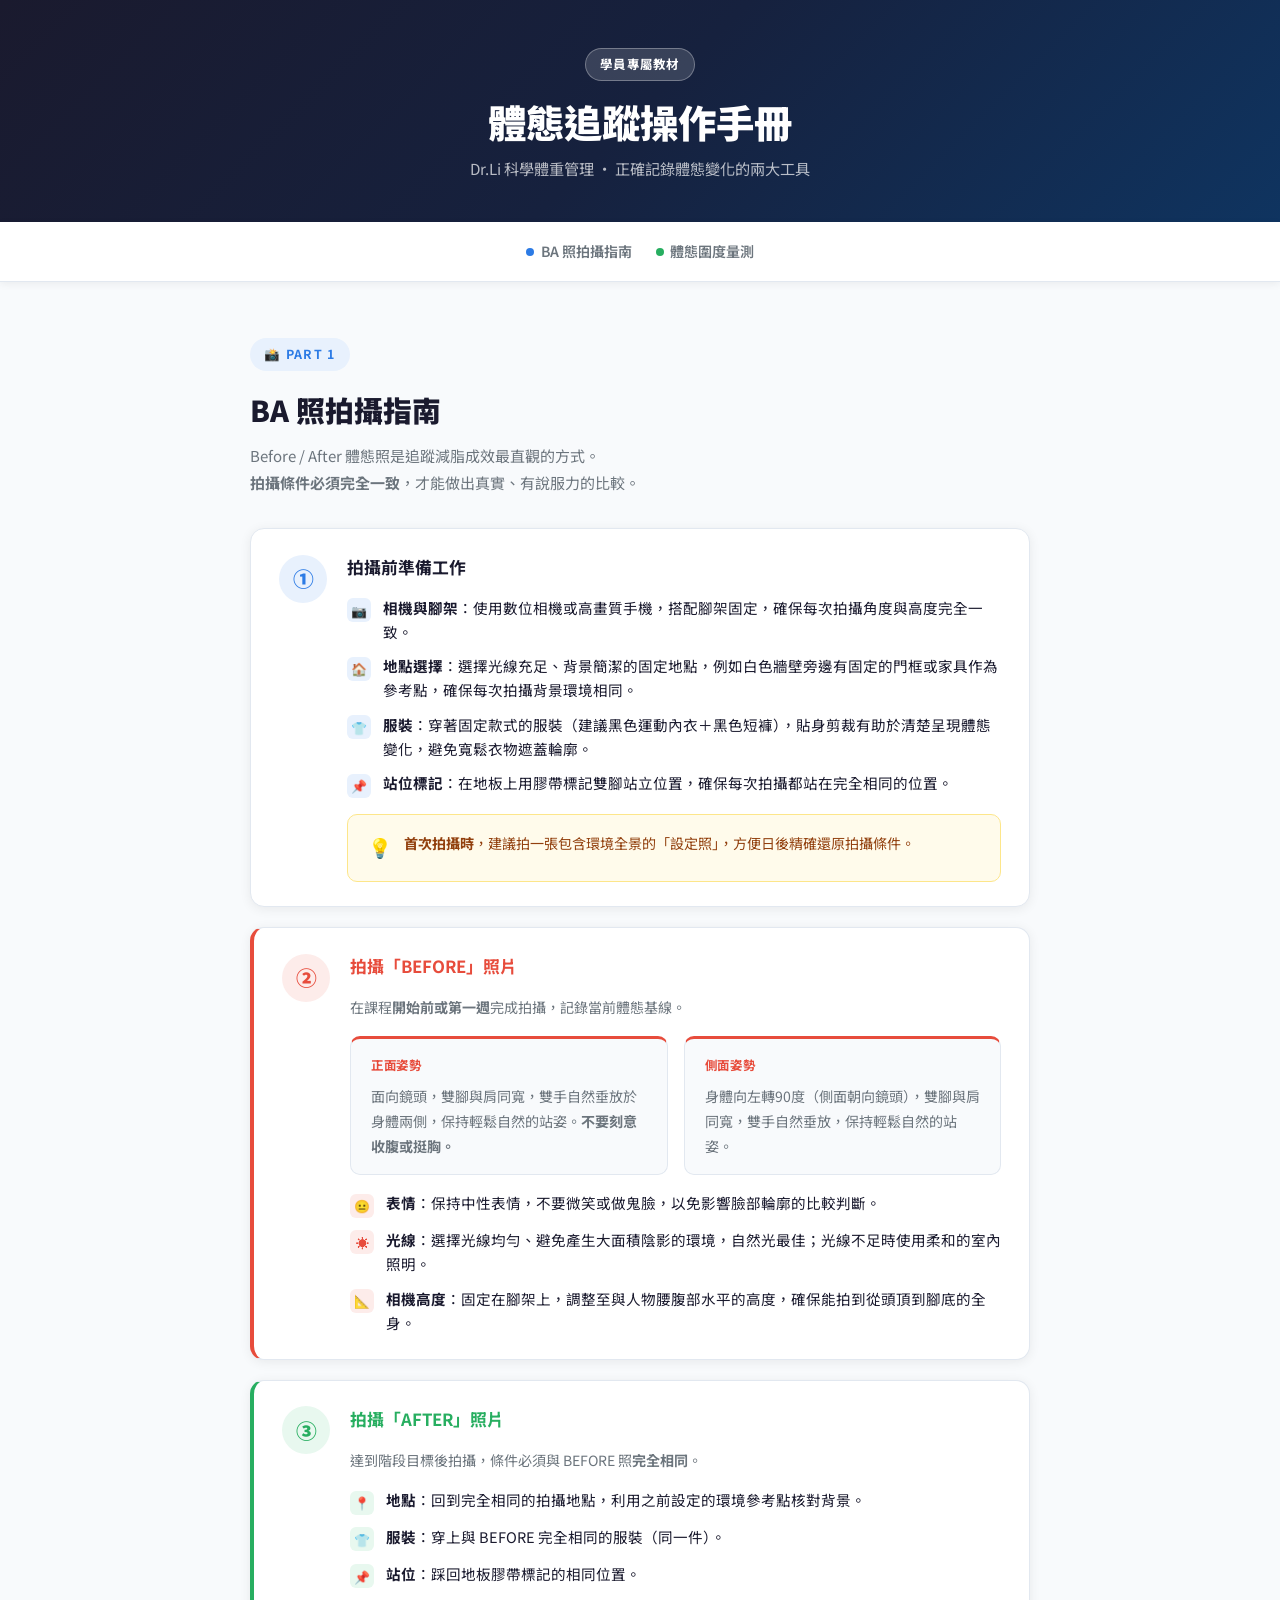
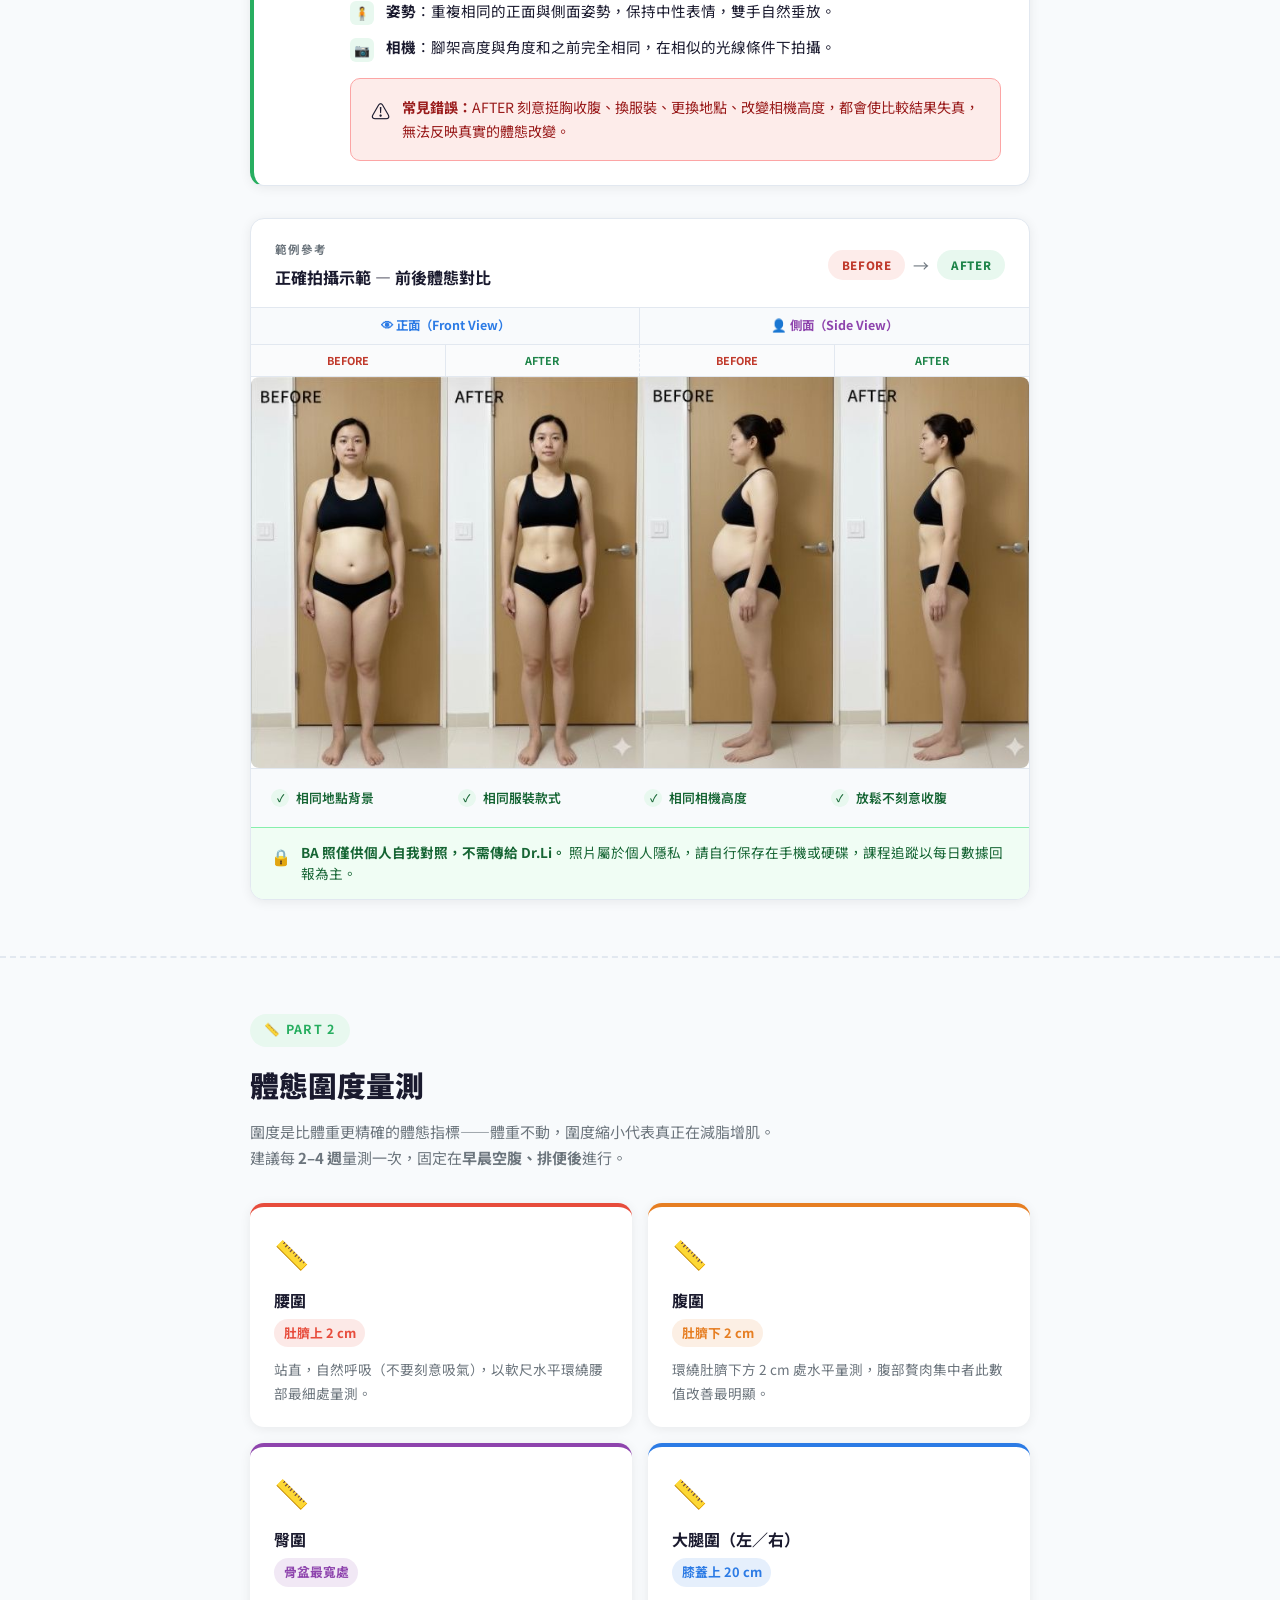
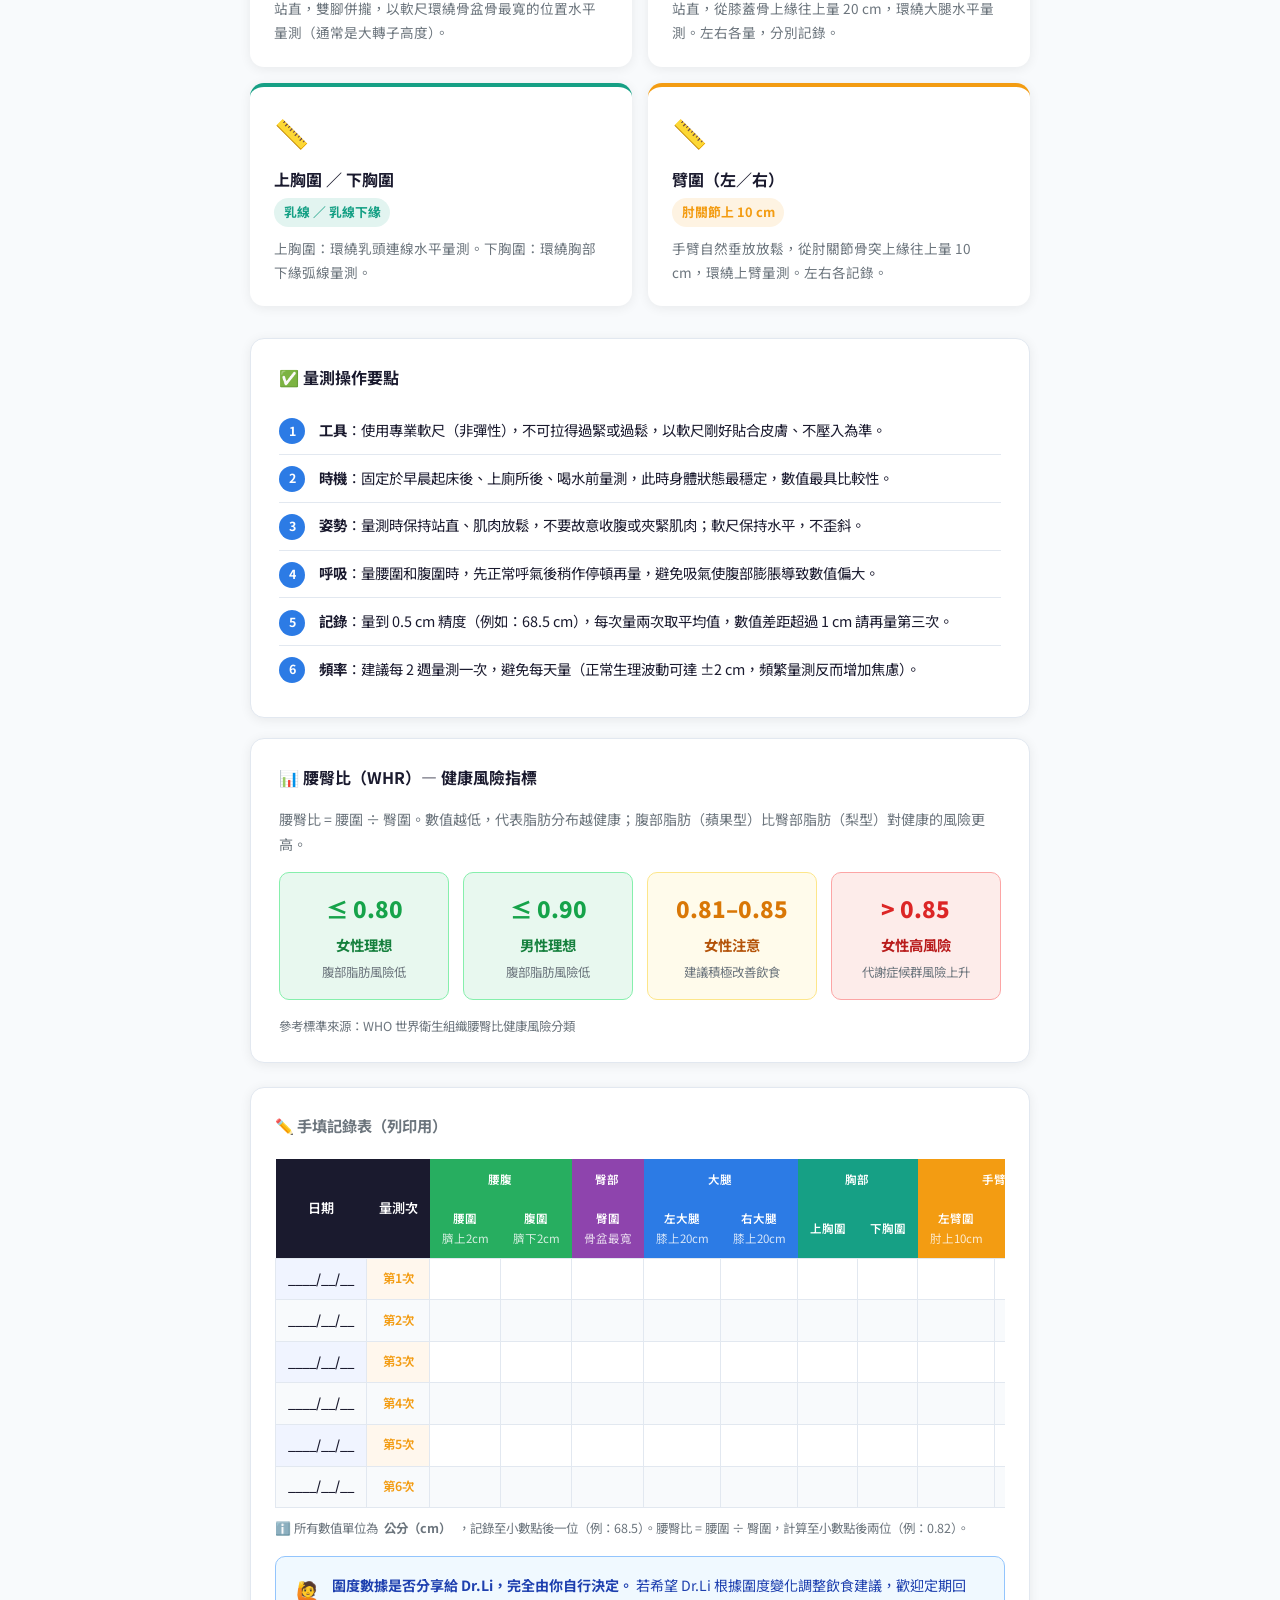
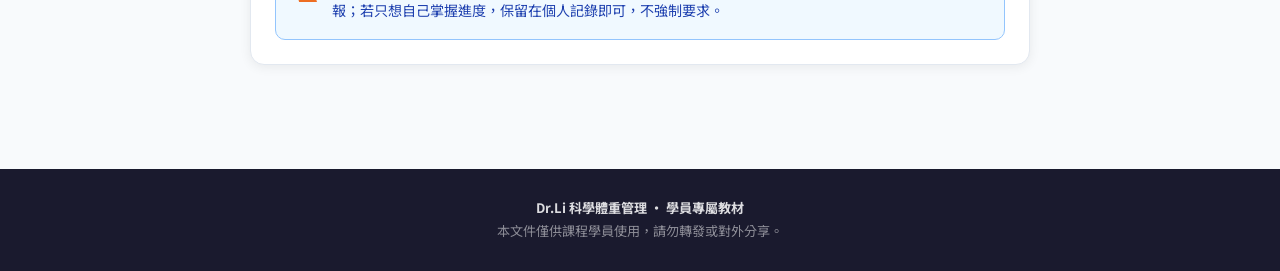
<file: 獨立頁面/教材.html>
<!DOCTYPE html>
<html lang="zh-TW">
<head>
  <meta charset="UTF-8">
  <meta name="viewport" content="width=device-width, initial-scale=1.0">
  <title>學員教材 — Dr.Li 科學體重管理</title>
  <link rel="preconnect" href="https://fonts.googleapis.com">
  <link href="https://fonts.googleapis.com/css2?family=Noto+Sans+TC:wght@400;500;700;900&family=Inter:wght@400;600;700&display=swap" rel="stylesheet">
  <style>
    :root {
      --primary:   #2C7BE5;
      --accent:    #27AE60;
      --orange:    #F39C12;
      --red:       #E74C3C;
      --purple:    #8E44AD;
      --teal:      #16A085;
      --bg:        #F8FAFC;
      --card:      #ffffff;
      --border:    #E2E8F0;
      --text:      #1A1A2E;
      --muted:     #6C757D;
      --radius:    14px;
      --shadow:    0 2px 12px rgba(0,0,0,0.07);
      --shadow-md: 0 4px 24px rgba(0,0,0,0.10);
    }

    *, *::before, *::after { box-sizing: border-box; margin: 0; padding: 0; }

    body {
      font-family: 'Noto Sans TC', sans-serif;
      background: var(--bg);
      color: var(--text);
      line-height: 1.75;
      font-size: 15px;
    }

    /* ── 頁首 ── */
    .page-header {
      background: linear-gradient(135deg, #1a1a2e 0%, #16213e 50%, #0f3460 100%);
      color: #fff;
      padding: 3rem 1.5rem 2.5rem;
      text-align: center;
    }
    .page-header .badge {
      display: inline-block;
      background: rgba(255,255,255,0.15);
      border: 1px solid rgba(255,255,255,0.3);
      color: #fff;
      font-size: 0.78rem;
      font-weight: 700;
      letter-spacing: 0.1em;
      padding: 0.3rem 0.9rem;
      border-radius: 99px;
      margin-bottom: 1rem;
    }
    .page-header h1 {
      font-size: clamp(1.6rem, 5vw, 2.4rem);
      font-weight: 900;
      margin-bottom: 0.6rem;
      line-height: 1.25;
    }
    .page-header p {
      color: rgba(255,255,255,0.7);
      font-size: 0.95rem;
      max-width: 520px;
      margin: 0 auto;
    }

    /* ── 目錄 ── */
    .toc {
      background: var(--card);
      border-bottom: 1px solid var(--border);
      padding: 0.85rem 1.5rem;
      display: flex;
      gap: 0.5rem 1.5rem;
      flex-wrap: wrap;
      justify-content: center;
      position: sticky;
      top: 0;
      z-index: 100;
      box-shadow: 0 2px 8px rgba(0,0,0,0.06);
    }
    .toc a {
      color: var(--muted);
      text-decoration: none;
      font-size: 0.88rem;
      font-weight: 600;
      display: flex;
      align-items: center;
      gap: 0.4rem;
      padding: 0.25rem 0;
      transition: color 0.2s;
    }
    .toc a:hover { color: var(--primary); }
    .toc .dot {
      width: 8px; height: 8px;
      border-radius: 50%;
      flex-shrink: 0;
    }

    /* ── 容器 ── */
    .container { max-width: 820px; margin: 0 auto; padding: 0 1.25rem; }

    /* ── 區塊標題 ── */
    .section { padding: 3.5rem 0; }
    .section + .section { border-top: 2px dashed var(--border); }
    .section-label {
      display: inline-flex;
      align-items: center;
      gap: 0.5rem;
      font-size: 0.78rem;
      font-weight: 700;
      letter-spacing: 0.1em;
      text-transform: uppercase;
      padding: 0.35rem 0.9rem;
      border-radius: 99px;
      margin-bottom: 0.85rem;
    }
    .section-title {
      font-size: clamp(1.3rem, 4vw, 1.8rem);
      font-weight: 900;
      margin-bottom: 0.5rem;
    }
    .section-desc {
      color: var(--muted);
      margin-bottom: 2rem;
      max-width: 600px;
    }

    /* ── 步驟卡 ── */
    .steps { display: flex; flex-direction: column; gap: 1.25rem; }
    .step-card {
      background: var(--card);
      border: 1px solid var(--border);
      border-radius: var(--radius);
      padding: 1.5rem 1.75rem;
      box-shadow: var(--shadow);
      display: grid;
      grid-template-columns: 48px 1fr;
      gap: 0 1.25rem;
      align-items: start;
    }
    .step-num {
      width: 48px; height: 48px;
      border-radius: 50%;
      display: flex; align-items: center; justify-content: center;
      font-size: 1.3rem;
      font-weight: 900;
      flex-shrink: 0;
      margin-top: 0.1rem;
    }
    .step-card h3 {
      font-size: 1.05rem;
      font-weight: 700;
      margin-bottom: 0.85rem;
    }

    /* ── 細項列表 ── */
    .item-list { display: flex; flex-direction: column; gap: 0.65rem; }
    .item {
      display: flex;
      gap: 0.75rem;
      align-items: flex-start;
      font-size: 0.91rem;
      line-height: 1.65;
    }
    .item-icon {
      width: 24px; height: 24px;
      border-radius: 6px;
      display: flex; align-items: center; justify-content: center;
      font-size: 0.8rem;
      flex-shrink: 0;
      margin-top: 0.15rem;
    }
    .item strong { color: var(--text); }

    /* ── 姿勢卡片 ── */
    .pose-grid {
      display: grid;
      grid-template-columns: 1fr 1fr;
      gap: 1rem;
      margin-top: 0.85rem;
    }
    @media (max-width: 500px) { .pose-grid { grid-template-columns: 1fr; } }
    .pose-card {
      background: var(--bg);
      border: 1px solid var(--border);
      border-radius: 10px;
      padding: 1rem 1.25rem;
    }
    .pose-card .pose-label {
      font-size: 0.78rem;
      font-weight: 700;
      letter-spacing: 0.06em;
      text-transform: uppercase;
      margin-bottom: 0.5rem;
    }
    .pose-card p { font-size: 0.88rem; color: var(--muted); margin: 0; }

    /* ── 警示/提示框 ── */
    .tip-box {
      border-radius: 10px;
      padding: 1rem 1.25rem;
      display: flex;
      gap: 0.75rem;
      align-items: flex-start;
      margin-top: 1rem;
      font-size: 0.88rem;
    }
    .tip-box .tip-icon { font-size: 1.2rem; flex-shrink: 0; margin-top: 0.05rem; }

    /* ── BA 範例區 ── */
    .ba-example {
      background: var(--card);
      border: 1px solid var(--border);
      border-radius: var(--radius);
      padding: 1.5rem;
      box-shadow: var(--shadow);
      margin-top: 2rem;
    }
    .ba-example h3 {
      font-size: 0.95rem;
      font-weight: 700;
      margin-bottom: 1rem;
      color: var(--muted);
      display: flex;
      align-items: center;
      gap: 0.5rem;
    }
    .ba-example img {
      width: 100%;
      border-radius: 8px;
      display: block;
    }
    .ba-note {
      font-size: 0.78rem;
      color: var(--muted);
      text-align: center;
      margin-top: 0.65rem;
    }

    /* ── 量測區 ── */
    .measure-grid {
      display: grid;
      grid-template-columns: 1fr 1fr;
      gap: 1rem;
    }
    @media (max-width: 600px) { .measure-grid { grid-template-columns: 1fr; } }

    .measure-card {
      background: var(--card);
      border-radius: var(--radius);
      padding: 1.35rem 1.5rem;
      box-shadow: var(--shadow);
      border-top: 4px solid var(--c, #ccc);
    }
    .measure-card .m-icon {
      font-size: 1.75rem;
      margin-bottom: 0.5rem;
      display: block;
    }
    .measure-card h3 {
      font-size: 1rem;
      font-weight: 700;
      margin-bottom: 0.3rem;
    }
    .measure-card .m-pos {
      font-size: 0.8rem;
      font-weight: 700;
      color: var(--c, #999);
      background: color-mix(in srgb, var(--c, #ccc) 12%, transparent);
      display: inline-block;
      padding: 0.2rem 0.6rem;
      border-radius: 99px;
      margin-bottom: 0.65rem;
    }
    .measure-card p {
      font-size: 0.85rem;
      color: var(--muted);
      margin: 0;
    }

    /* ── 量測步驟 ── */
    .measure-steps {
      background: var(--card);
      border: 1px solid var(--border);
      border-radius: var(--radius);
      padding: 1.5rem 1.75rem;
      box-shadow: var(--shadow);
      margin-top: 2rem;
    }
    .measure-steps h3 {
      font-size: 1rem;
      font-weight: 700;
      margin-bottom: 1rem;
      display: flex; align-items: center; gap: 0.5rem;
    }
    .measure-step-row {
      display: flex;
      gap: 0.85rem;
      align-items: flex-start;
      padding: 0.6rem 0;
      border-bottom: 1px solid var(--border);
      font-size: 0.9rem;
    }
    .measure-step-row:last-child { border-bottom: none; }
    .step-badge {
      width: 26px; height: 26px;
      border-radius: 50%;
      background: var(--primary);
      color: #fff;
      font-size: 0.78rem;
      font-weight: 700;
      display: flex; align-items: center; justify-content: center;
      flex-shrink: 0;
      margin-top: 0.1rem;
    }

    /* ── 量測表格參考 ── */
    .ref-table-wrap {
      background: var(--card);
      border: 1px solid var(--border);
      border-radius: var(--radius);
      padding: 1.5rem;
      box-shadow: var(--shadow);
      margin-top: 2rem;
    }
    .ref-table-wrap h3 {
      font-size: 0.95rem;
      font-weight: 700;
      margin-bottom: 1rem;
      color: var(--muted);
      display: flex; align-items: center; gap: 0.5rem;
    }
    .ref-table-wrap img {
      width: 100%;
      border-radius: 8px;
      display: block;
    }

    /* ── 互動式記錄表 ── */
    .record-table-wrap { overflow-x: auto; margin-top: 1.25rem; }
    table.record-table {
      width: 100%;
      border-collapse: collapse;
      font-size: 0.82rem;
      min-width: 700px;
    }
    table.record-table th {
      background: #1a1a2e;
      color: #fff;
      padding: 0.6rem 0.75rem;
      text-align: center;
      font-weight: 600;
      white-space: nowrap;
    }
    table.record-table th.group-header {
      background: #27AE60;
      font-size: 0.72rem;
      letter-spacing: 0.05em;
    }
    table.record-table td {
      padding: 0.55rem 0.75rem;
      border: 1px solid var(--border);
      text-align: center;
      color: var(--muted);
    }
    table.record-table tr:nth-child(even) td { background: var(--bg); }
    table.record-table td.date-cell {
      background: #f0f4ff;
      font-weight: 600;
      color: var(--text);
      white-space: nowrap;
    }
    table.record-table td.label-cell {
      background: #fff7ed;
      font-size: 0.78rem;
      color: var(--orange);
      font-weight: 600;
    }
    .table-note {
      font-size: 0.78rem;
      color: var(--muted);
      margin-top: 0.65rem;
      display: flex; align-items: flex-start; gap: 0.4rem;
    }

    /* ── 腰臀比說明 ── */
    .ratio-cards {
      display: grid;
      grid-template-columns: repeat(auto-fit, minmax(160px, 1fr));
      gap: 0.85rem;
      margin-top: 1rem;
    }
    .ratio-card {
      border-radius: 10px;
      padding: 1rem;
      text-align: center;
    }
    .ratio-card .r-val {
      font-size: 1.4rem;
      font-weight: 900;
      margin-bottom: 0.25rem;
    }
    .ratio-card .r-label { font-size: 0.78rem; color: var(--muted); }

    /* ── 頁尾 ── */
    .page-footer {
      background: #1a1a2e;
      color: rgba(255,255,255,0.5);
      text-align: center;
      padding: 1.75rem 1.5rem;
      font-size: 0.82rem;
      margin-top: 3rem;
    }
    .page-footer strong { color: rgba(255,255,255,0.85); }

    /* ── 列印樣式 ── */
    @media print {
      .toc { display: none; }
      .section { padding: 2rem 0; page-break-inside: avoid; }
      body { font-size: 13px; }
    }

    @media (max-width: 600px) {
      .step-card { grid-template-columns: 1fr; }
      .step-num { width: 40px; height: 40px; font-size: 1.1rem; }
    }
  </style>
</head>
<body>

<!-- ── 頁首 ── -->
<div class="page-header">
  <div class="badge">學員專屬教材</div>
  <h1>體態追蹤操作手冊</h1>
  <p>Dr.Li 科學體重管理 · 正確記錄體態變化的兩大工具</p>
</div>

<!-- ── 目錄 ── -->
<nav class="toc">
  <a href="#ba-section"><span class="dot" style="background:#2C7BE5;"></span>BA 照拍攝指南</a>
  <a href="#measure-section"><span class="dot" style="background:#27AE60;"></span>體態圍度量測</a>
</nav>

<!-- ════════════════════════════════════
     SECTION 1 · BA 照拍攝指南
════════════════════════════════════ -->
<section class="section" id="ba-section">
  <div class="container">

    <span class="section-label" style="background:#e8f1fd; color:#2C7BE5;">
      📸 Part 1
    </span>
    <h2 class="section-title">BA 照拍攝指南</h2>
    <p class="section-desc">
      Before / After 體態照是追蹤減脂成效最直觀的方式。<br>
      <strong>拍攝條件必須完全一致</strong>，才能做出真實、有說服力的比較。
    </p>

    <div class="steps">

      <!-- Step 1 準備工作 -->
      <div class="step-card">
        <div class="step-num" style="background:#e8f1fd; color:#2C7BE5;">①</div>
        <div>
          <h3>拍攝前準備工作</h3>
          <div class="item-list">

            <div class="item">
              <div class="item-icon" style="background:#e8f1fd; color:#2C7BE5;">📷</div>
              <div><strong>相機與腳架</strong>：使用數位相機或高畫質手機，搭配腳架固定，確保每次拍攝角度與高度完全一致。</div>
            </div>

            <div class="item">
              <div class="item-icon" style="background:#e8f1fd; color:#2C7BE5;">🏠</div>
              <div><strong>地點選擇</strong>：選擇光線充足、背景簡潔的固定地點，例如白色牆壁旁邊有固定的門框或家具作為參考點，確保每次拍攝背景環境相同。</div>
            </div>

            <div class="item">
              <div class="item-icon" style="background:#e8f1fd; color:#2C7BE5;">👕</div>
              <div><strong>服裝</strong>：穿著固定款式的服裝（建議黑色運動內衣＋黑色短褲），貼身剪裁有助於清楚呈現體態變化，避免寬鬆衣物遮蓋輪廓。</div>
            </div>

            <div class="item">
              <div class="item-icon" style="background:#e8f1fd; color:#2C7BE5;">📌</div>
              <div><strong>站位標記</strong>：在地板上用膠帶標記雙腳站立位置，確保每次拍攝都站在完全相同的位置。</div>
            </div>

          </div>

          <div class="tip-box" style="background:#fffbeb; border: 1px solid #fde68a;">
            <div class="tip-icon">💡</div>
            <div style="font-size:0.88rem; color:#92400e;">
              <strong>首次拍攝時</strong>，建議拍一張包含環境全景的「設定照」，方便日後精確還原拍攝條件。
            </div>
          </div>
        </div>
      </div>

      <!-- Step 2 BEFORE -->
      <div class="step-card" style="border-left: 4px solid #E74C3C;">
        <div class="step-num" style="background:#fdecea; color:#E74C3C;">②</div>
        <div>
          <h3 style="color:#E74C3C;">拍攝「BEFORE」照片</h3>
          <p style="font-size:0.88rem; color:var(--muted); margin-bottom:1rem;">
            在課程<strong>開始前或第一週</strong>完成拍攝，記錄當前體態基線。
          </p>

          <div class="pose-grid">
            <div class="pose-card" style="border-top: 3px solid #E74C3C;">
              <div class="pose-label" style="color:#E74C3C;">正面姿勢</div>
              <p>面向鏡頭，雙腳與肩同寬，雙手自然垂放於身體兩側，保持輕鬆自然的站姿。<strong>不要刻意收腹或挺胸。</strong></p>
            </div>
            <div class="pose-card" style="border-top: 3px solid #E74C3C;">
              <div class="pose-label" style="color:#E74C3C;">側面姿勢</div>
              <p>身體向左轉90度（側面朝向鏡頭），雙腳與肩同寬，雙手自然垂放，保持輕鬆自然的站姿。</p>
            </div>
          </div>

          <div class="item-list" style="margin-top:1rem;">
            <div class="item">
              <div class="item-icon" style="background:#fdecea; color:#E74C3C;">😐</div>
              <div><strong>表情</strong>：保持中性表情，不要微笑或做鬼臉，以免影響臉部輪廓的比較判斷。</div>
            </div>
            <div class="item">
              <div class="item-icon" style="background:#fdecea; color:#E74C3C;">☀️</div>
              <div><strong>光線</strong>：選擇光線均勻、避免產生大面積陰影的環境，自然光最佳；光線不足時使用柔和的室內照明。</div>
            </div>
            <div class="item">
              <div class="item-icon" style="background:#fdecea; color:#E74C3C;">📐</div>
              <div><strong>相機高度</strong>：固定在腳架上，調整至與人物腰腹部水平的高度，確保能拍到從頭頂到腳底的全身。</div>
            </div>
          </div>
        </div>
      </div>

      <!-- Step 3 AFTER -->
      <div class="step-card" style="border-left: 4px solid #27AE60;">
        <div class="step-num" style="background:#e8f8ef; color:#27AE60;">③</div>
        <div>
          <h3 style="color:#27AE60;">拍攝「AFTER」照片</h3>
          <p style="font-size:0.88rem; color:var(--muted); margin-bottom:1rem;">
            達到階段目標後拍攝，條件必須與 BEFORE 照<strong>完全相同</strong>。
          </p>

          <div class="item-list">
            <div class="item">
              <div class="item-icon" style="background:#e8f8ef; color:#27AE60;">📍</div>
              <div><strong>地點</strong>：回到完全相同的拍攝地點，利用之前設定的環境參考點核對背景。</div>
            </div>
            <div class="item">
              <div class="item-icon" style="background:#e8f8ef; color:#27AE60;">👕</div>
              <div><strong>服裝</strong>：穿上與 BEFORE 完全相同的服裝（同一件）。</div>
            </div>
            <div class="item">
              <div class="item-icon" style="background:#e8f8ef; color:#27AE60;">📌</div>
              <div><strong>站位</strong>：踩回地板膠帶標記的相同位置。</div>
            </div>
            <div class="item">
              <div class="item-icon" style="background:#e8f8ef; color:#27AE60;">🧍</div>
              <div><strong>姿勢</strong>：重複相同的正面與側面姿勢，保持中性表情，雙手自然垂放。</div>
            </div>
            <div class="item">
              <div class="item-icon" style="background:#e8f8ef; color:#27AE60;">📷</div>
              <div><strong>相機</strong>：腳架高度與角度和之前完全相同，在相似的光線條件下拍攝。</div>
            </div>
          </div>

          <div class="tip-box" style="background:#fdecea; border:1px solid #fca5a5;">
            <div class="tip-icon">⚠️</div>
            <div style="font-size:0.88rem; color:#991b1b;">
              <strong>常見錯誤：</strong>AFTER 刻意挺胸收腹、換服裝、更換地點、改變相機高度，都會使比較結果失真，無法反映真實的體態改變。
            </div>
          </div>
        </div>
      </div>

    </div><!-- /steps -->

    <!-- BA 範例展示 -->
    <div class="ba-example" style="padding:0; overflow:hidden;">

      <!-- 標題列 -->
      <div style="padding:1.25rem 1.5rem 1rem; display:flex; align-items:center; justify-content:space-between; flex-wrap:wrap; gap:0.75rem; border-bottom:1px solid var(--border);">
        <div>
          <div style="font-size:0.72rem; font-weight:700; letter-spacing:0.1em; color:var(--muted); text-transform:uppercase; margin-bottom:0.25rem;">範例參考</div>
          <div style="font-size:1rem; font-weight:700; color:var(--text);">正確拍攝示範 — 前後體態對比</div>
        </div>
        <div style="display:flex; align-items:center; gap:0.5rem;">
          <span style="background:#fdecea; color:#c0392b; font-size:0.72rem; font-weight:800; padding:0.28rem 0.85rem; border-radius:99px; letter-spacing:0.06em;">BEFORE</span>
          <span style="color:var(--muted); font-size:1rem; line-height:1;">→</span>
          <span style="background:#e8f8ef; color:#1e8449; font-size:0.72rem; font-weight:800; padding:0.28rem 0.85rem; border-radius:99px; letter-spacing:0.06em;">AFTER</span>
        </div>
      </div>

      <!-- 欄位標籤 -->
      <div style="display:grid; grid-template-columns:1fr 1fr; background:var(--bg); border-bottom:1px solid var(--border);">
        <div style="padding:0.45rem 0; text-align:center; font-size:0.78rem; font-weight:700; color:#2C7BE5; border-right:1px solid var(--border);">
          👁 正面（Front View）
        </div>
        <div style="padding:0.45rem 0; text-align:center; font-size:0.78rem; font-weight:700; color:#8E44AD;">
          👤 側面（Side View）
        </div>
      </div>

      <!-- BEFORE / AFTER 子欄標 -->
      <div style="display:grid; grid-template-columns:1fr 1fr 1fr 1fr; background:#fafbfc; border-bottom:1px solid var(--border);">
        <div style="padding:0.35rem 0; text-align:center; font-size:0.68rem; font-weight:700; color:#c0392b; border-right:1px solid var(--border);">BEFORE</div>
        <div style="padding:0.35rem 0; text-align:center; font-size:0.68rem; font-weight:700; color:#1e8449; border-right:1px dashed var(--border);">AFTER</div>
        <div style="padding:0.35rem 0; text-align:center; font-size:0.68rem; font-weight:700; color:#c0392b; border-right:1px solid var(--border);">BEFORE</div>
        <div style="padding:0.35rem 0; text-align:center; font-size:0.68rem; font-weight:700; color:#1e8449;">AFTER</div>
      </div>

      <!-- 照片 -->
      <div style="overflow:hidden; line-height:0;">
        <img src="拍攝BA照1.jpg"
             alt="BA照前後對比示範"
             style="width:100%; display:block;">
      </div>

      <!-- 要點核對列 -->
      <div style="display:grid; grid-template-columns:repeat(auto-fit, minmax(140px, 1fr)); gap:0.5rem; padding:1.1rem 1.25rem; background:var(--bg); border-top:1px solid var(--border);">
        <div style="display:flex; align-items:center; gap:0.45rem; font-size:0.8rem; color:#166534; font-weight:600;">
          <span style="width:18px; height:18px; background:#e8f8ef; border-radius:50%; display:flex; align-items:center; justify-content:center; font-size:0.65rem; flex-shrink:0;">✓</span>
          相同地點背景
        </div>
        <div style="display:flex; align-items:center; gap:0.45rem; font-size:0.8rem; color:#166534; font-weight:600;">
          <span style="width:18px; height:18px; background:#e8f8ef; border-radius:50%; display:flex; align-items:center; justify-content:center; font-size:0.65rem; flex-shrink:0;">✓</span>
          相同服裝款式
        </div>
        <div style="display:flex; align-items:center; gap:0.45rem; font-size:0.8rem; color:#166534; font-weight:600;">
          <span style="width:18px; height:18px; background:#e8f8ef; border-radius:50%; display:flex; align-items:center; justify-content:center; font-size:0.65rem; flex-shrink:0;">✓</span>
          相同相機高度
        </div>
        <div style="display:flex; align-items:center; gap:0.45rem; font-size:0.8rem; color:#166534; font-weight:600;">
          <span style="width:18px; height:18px; background:#e8f8ef; border-radius:50%; display:flex; align-items:center; justify-content:center; font-size:0.65rem; flex-shrink:0;">✓</span>
          放鬆不刻意收腹
        </div>
      </div>

      <!-- 隱私說明 -->
      <div style="padding:0.85rem 1.25rem; background:#f0fdf4; border-top:1px solid #86efac; display:flex; align-items:flex-start; gap:0.65rem;">
        <span style="font-size:1rem; flex-shrink:0;">🔒</span>
        <div style="font-size:0.85rem; color:#166534; line-height:1.6;">
          <strong>BA 照僅供個人自我對照，不需傳給 Dr.Li。</strong>
          照片屬於個人隱私，請自行保存在手機或硬碟，課程追蹤以每日數據回報為主。
        </div>
      </div>

    </div>

  </div>
</section>


<!-- ════════════════════════════════════
     SECTION 2 · 體態圍度量測
════════════════════════════════════ -->
<section class="section" id="measure-section">
  <div class="container">

    <span class="section-label" style="background:#e8f8ef; color:#27AE60;">
      📏 Part 2
    </span>
    <h2 class="section-title">體態圍度量測</h2>
    <p class="section-desc">
      圍度是比體重更精確的體態指標——體重不動，圍度縮小代表真正在減脂增肌。<br>
      建議每 <strong>2–4 週</strong>量測一次，固定在<strong>早晨空腹、排便後</strong>進行。
    </p>

    <!-- 各部位說明卡 -->
    <div class="measure-grid">

      <div class="measure-card" style="--c: #E74C3C;">
        <span class="m-icon">📏</span>
        <h3>腰圍</h3>
        <div class="m-pos">肚臍上 2 cm</div>
        <p>站直，自然呼吸（不要刻意吸氣），以軟尺水平環繞腰部最細處量測。</p>
      </div>

      <div class="measure-card" style="--c: #E67E22;">
        <span class="m-icon">📏</span>
        <h3>腹圍</h3>
        <div class="m-pos">肚臍下 2 cm</div>
        <p>環繞肚臍下方 2 cm 處水平量測，腹部贅肉集中者此數值改善最明顯。</p>
      </div>

      <div class="measure-card" style="--c: #8E44AD;">
        <span class="m-icon">📏</span>
        <h3>臀圍</h3>
        <div class="m-pos">骨盆最寬處</div>
        <p>站直，雙腳併攏，以軟尺環繞骨盆骨最寬的位置水平量測（通常是大轉子高度）。</p>
      </div>

      <div class="measure-card" style="--c: #2C7BE5;">
        <span class="m-icon">📏</span>
        <h3>大腿圍（左／右）</h3>
        <div class="m-pos">膝蓋上 20 cm</div>
        <p>站直，從膝蓋骨上緣往上量 20 cm，環繞大腿水平量測。左右各量，分別記錄。</p>
      </div>

      <div class="measure-card" style="--c: #16A085;">
        <span class="m-icon">📏</span>
        <h3>上胸圍 ／ 下胸圍</h3>
        <div class="m-pos">乳線 ／ 乳線下緣</div>
        <p>上胸圍：環繞乳頭連線水平量測。下胸圍：環繞胸部下緣弧線量測。</p>
      </div>

      <div class="measure-card" style="--c: #F39C12;">
        <span class="m-icon">📏</span>
        <h3>臂圍（左／右）</h3>
        <div class="m-pos">肘關節上 10 cm</div>
        <p>手臂自然垂放放鬆，從肘關節骨突上緣往上量 10 cm，環繞上臂量測。左右各記錄。</p>
      </div>

    </div>

    <!-- 量測正確步驟 -->
    <div class="measure-steps">
      <h3>✅ 量測操作要點</h3>

      <div class="measure-step-row">
        <div class="step-badge">1</div>
        <div><strong>工具</strong>：使用專業軟尺（非彈性），不可拉得過緊或過鬆，以軟尺剛好貼合皮膚、不壓入為準。</div>
      </div>
      <div class="measure-step-row">
        <div class="step-badge">2</div>
        <div><strong>時機</strong>：固定於早晨起床後、上廁所後、喝水前量測，此時身體狀態最穩定，數值最具比較性。</div>
      </div>
      <div class="measure-step-row">
        <div class="step-badge">3</div>
        <div><strong>姿勢</strong>：量測時保持站直、肌肉放鬆，不要故意收腹或夾緊肌肉；軟尺保持水平，不歪斜。</div>
      </div>
      <div class="measure-step-row">
        <div class="step-badge">4</div>
        <div><strong>呼吸</strong>：量腰圍和腹圍時，先正常呼氣後稍作停頓再量，避免吸氣使腹部膨脹導致數值偏大。</div>
      </div>
      <div class="measure-step-row">
        <div class="step-badge">5</div>
        <div><strong>記錄</strong>：量到 0.5 cm 精度（例如：68.5 cm），每次量兩次取平均值，數值差距超過 1 cm 請再量第三次。</div>
      </div>
      <div class="measure-step-row">
        <div class="step-badge">6</div>
        <div><strong>頻率</strong>：建議每 2 週量測一次，避免每天量（正常生理波動可達 ±2 cm，頻繁量測反而增加焦慮）。</div>
      </div>
    </div>

    <!-- 腰臀比 -->
    <div class="measure-steps" style="margin-top:1.25rem;">
      <h3>📊 腰臀比（WHR）— 健康風險指標</h3>
      <p style="font-size:0.88rem; color:var(--muted); margin-bottom:1rem;">
        腰臀比 = 腰圍 ÷ 臀圍。數值越低，代表脂肪分布越健康；腹部脂肪（蘋果型）比臀部脂肪（梨型）對健康的風險更高。
      </p>
      <div class="ratio-cards">
        <div class="ratio-card" style="background:#e8f8ef; border:1px solid #86efac;">
          <div class="r-val" style="color:#16a34a;">≤ 0.80</div>
          <div style="font-size:0.9rem; font-weight:700; color:#15803d; margin-bottom:0.25rem;">女性理想</div>
          <div class="r-label">腹部脂肪風險低</div>
        </div>
        <div class="ratio-card" style="background:#e8f8ef; border:1px solid #86efac;">
          <div class="r-val" style="color:#16a34a;">≤ 0.90</div>
          <div style="font-size:0.9rem; font-weight:700; color:#15803d; margin-bottom:0.25rem;">男性理想</div>
          <div class="r-label">腹部脂肪風險低</div>
        </div>
        <div class="ratio-card" style="background:#fffbeb; border:1px solid #fde68a;">
          <div class="r-val" style="color:#d97706;">0.81–0.85</div>
          <div style="font-size:0.9rem; font-weight:700; color:#b45309; margin-bottom:0.25rem;">女性注意</div>
          <div class="r-label">建議積極改善飲食</div>
        </div>
        <div class="ratio-card" style="background:#fdecea; border:1px solid #fca5a5;">
          <div class="r-val" style="color:#dc2626;">&gt; 0.85</div>
          <div style="font-size:0.9rem; font-weight:700; color:#b91c1c; margin-bottom:0.25rem;">女性高風險</div>
          <div class="r-label">代謝症候群風險上升</div>
        </div>
      </div>
      <p style="font-size:0.78rem; color:var(--muted); margin-top:1rem;">
        參考標準來源：WHO 世界衛生組織腰臀比健康風險分類
      </p>
    </div>

    <!-- 可列印記錄表 -->
    <div class="ref-table-wrap" style="margin-top:1.5rem;">
      <h3>✏️ 手填記錄表（列印用）</h3>
      <div class="record-table-wrap">
        <table class="record-table">
          <thead>
            <tr>
              <th rowspan="2" style="min-width:80px;">日期</th>
              <th rowspan="2" style="min-width:50px;">量測次</th>
              <th colspan="2" class="group-header">腰腹</th>
              <th colspan="1" class="group-header" style="background:#8E44AD;">臀部</th>
              <th colspan="2" class="group-header" style="background:#2C7BE5;">大腿</th>
              <th colspan="2" class="group-header" style="background:#16A085;">胸部</th>
              <th colspan="2" class="group-header" style="background:#F39C12;">手臂</th>
              <th rowspan="2" style="min-width:60px;">腰臀比</th>
            </tr>
            <tr>
              <th style="font-size:0.72rem; background:#27AE60;">腰圍<br><span style="font-weight:400; opacity:.8;">臍上2cm</span></th>
              <th style="font-size:0.72rem; background:#27AE60;">腹圍<br><span style="font-weight:400; opacity:.8;">臍下2cm</span></th>
              <th style="font-size:0.72rem; background:#8E44AD;">臀圍<br><span style="font-weight:400; opacity:.8;">骨盆最寬</span></th>
              <th style="font-size:0.72rem; background:#2C7BE5;">左大腿<br><span style="font-weight:400; opacity:.8;">膝上20cm</span></th>
              <th style="font-size:0.72rem; background:#2C7BE5;">右大腿<br><span style="font-weight:400; opacity:.8;">膝上20cm</span></th>
              <th style="font-size:0.72rem; background:#16A085;">上胸圍</th>
              <th style="font-size:0.72rem; background:#16A085;">下胸圍</th>
              <th style="font-size:0.72rem; background:#F39C12;">左臂圍<br><span style="font-weight:400; opacity:.8;">肘上10cm</span></th>
              <th style="font-size:0.72rem; background:#F39C12;">右臂圍<br><span style="font-weight:400; opacity:.8;">肘上10cm</span></th>
            </tr>
          </thead>
          <tbody>
            <tr>
              <td class="date-cell">____/__/__</td>
              <td class="label-cell">第1次</td>
              <td></td><td></td><td></td><td></td><td></td><td></td><td></td><td></td><td></td><td></td>
            </tr>
            <tr>
              <td class="date-cell">____/__/__</td>
              <td class="label-cell">第2次</td>
              <td></td><td></td><td></td><td></td><td></td><td></td><td></td><td></td><td></td><td></td>
            </tr>
            <tr>
              <td class="date-cell">____/__/__</td>
              <td class="label-cell">第3次</td>
              <td></td><td></td><td></td><td></td><td></td><td></td><td></td><td></td><td></td><td></td>
            </tr>
            <tr>
              <td class="date-cell">____/__/__</td>
              <td class="label-cell">第4次</td>
              <td></td><td></td><td></td><td></td><td></td><td></td><td></td><td></td><td></td><td></td>
            </tr>
            <tr>
              <td class="date-cell">____/__/__</td>
              <td class="label-cell">第5次</td>
              <td></td><td></td><td></td><td></td><td></td><td></td><td></td><td></td><td></td><td></td>
            </tr>
            <tr>
              <td class="date-cell">____/__/__</td>
              <td class="label-cell">第6次</td>
              <td></td><td></td><td></td><td></td><td></td><td></td><td></td><td></td><td></td><td></td>
            </tr>
          </tbody>
        </table>
      </div>
      <div class="table-note">
        ℹ️ 所有數值單位為 <strong>公分（cm）</strong>，記錄至小數點後一位（例：68.5）。腰臀比 = 腰圍 ÷ 臀圍，計算至小數點後兩位（例：0.82）。
      </div>
      <div class="tip-box" style="background:#f0f9ff; border:1px solid #93c5fd; margin-top:1rem;">
        <div class="tip-icon">🙋</div>
        <div style="font-size:0.88rem; color:#1e40af;">
          <strong>圍度數據是否分享給 Dr.Li，完全由你自行決定。</strong>
          若希望 Dr.Li 根據圍度變化調整飲食建議，歡迎定期回報；若只想自己掌握進度，保留在個人記錄即可，不強制要求。
        </div>
      </div>
    </div>

  </div>
</section>

<!-- ── 頁尾 ── -->
<footer class="page-footer">
  <strong>Dr.Li 科學體重管理 · 學員專屬教材</strong><br>
  本文件僅供課程學員使用，請勿轉發或對外分享。
</footer>

</body>
</html>
</file>
